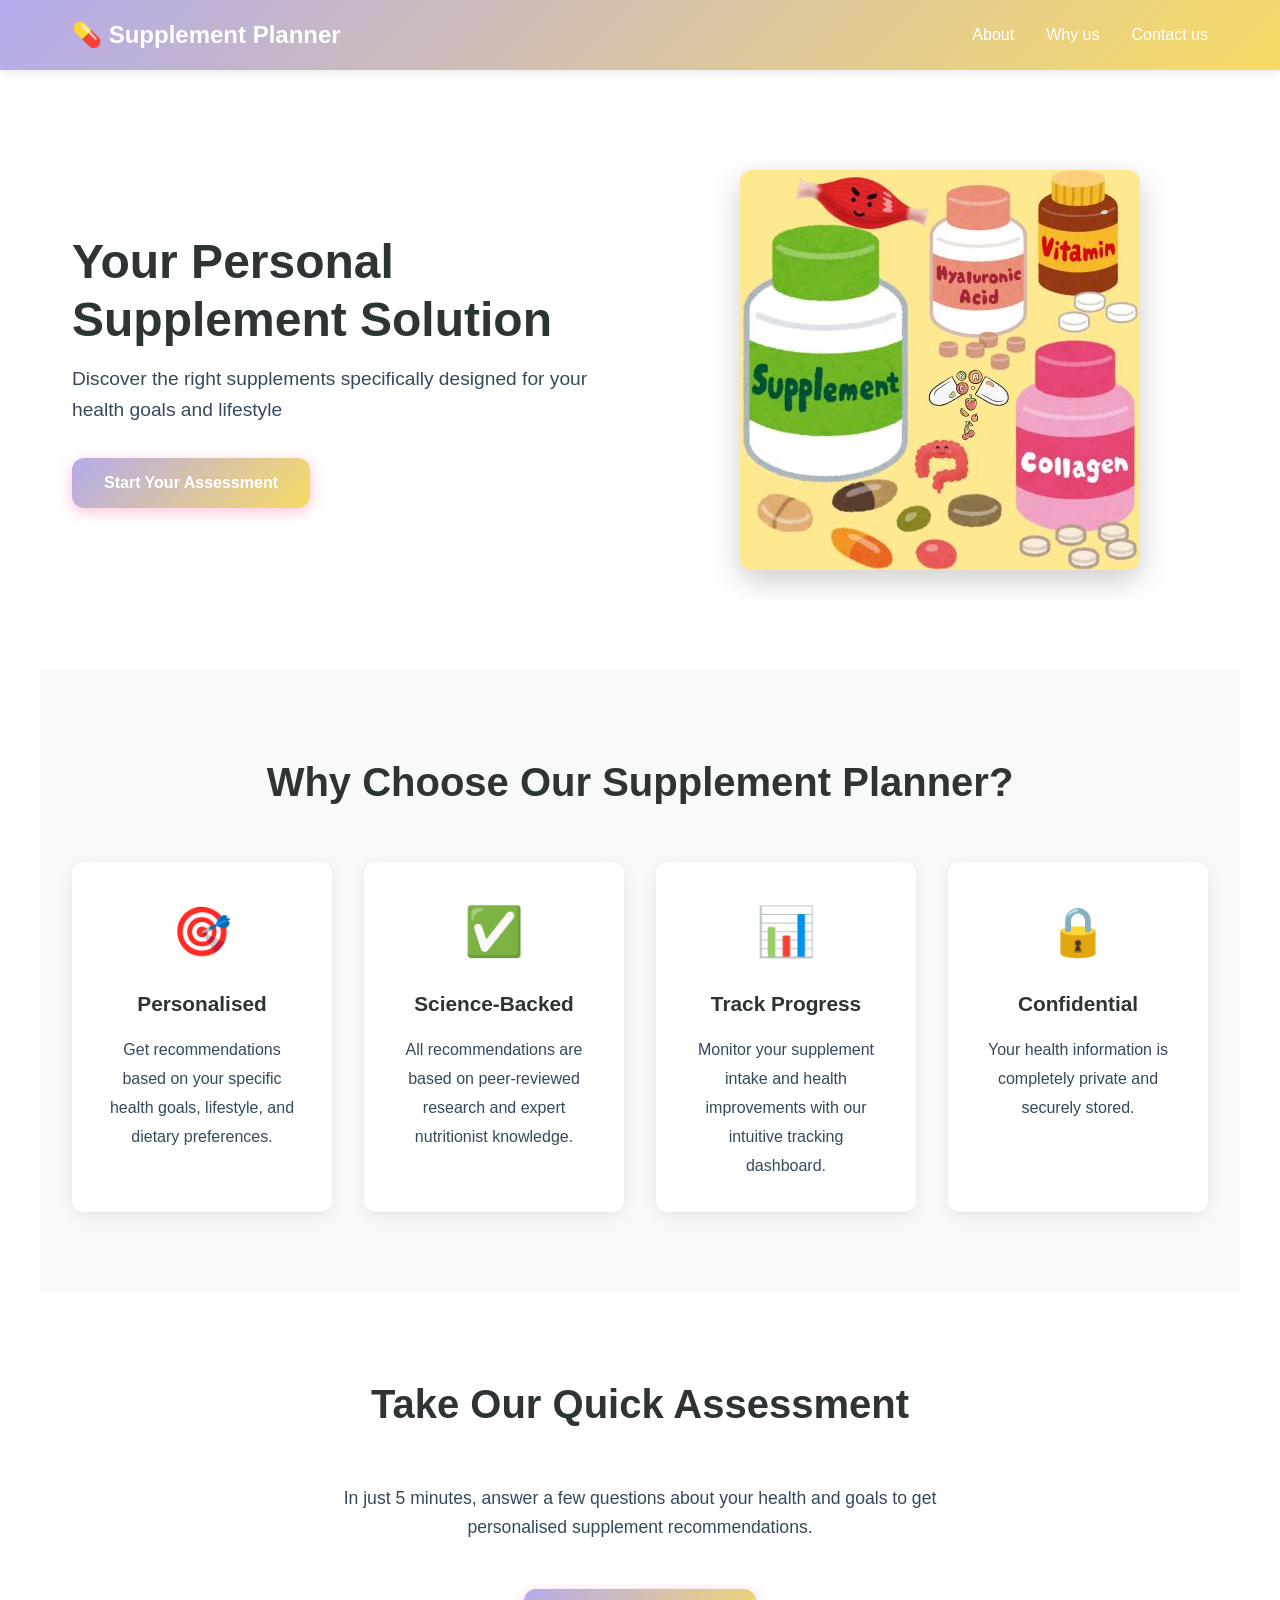
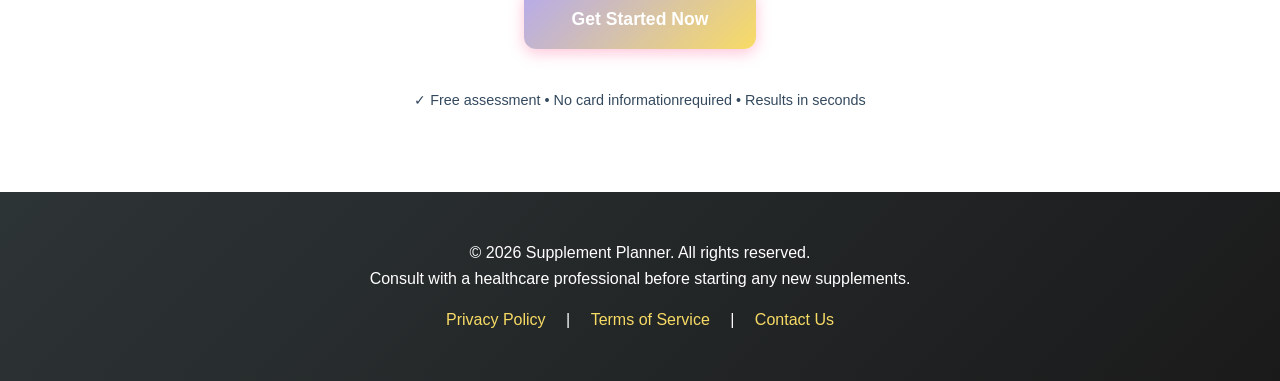
<file: frontend/pages/index.html>
<!DOCTYPE html>
<html lang="en">
<head>
    <meta charset="UTF-8">
    <meta name="viewport" content="width=device-width, initial-scale=1.0">
    <title>Supplement Planner - Personalised Health Optimization</title>
    <link rel="stylesheet" href="style.css">
</head>
<body>
    <!-- Navigation bar -->
    <nav class="navbar">
        <div class="nav-container">
            <a href="#" class="logo">💊 Supplement Planner</a>
            <div class="nav-links">
                <a href="#about">About</a>
                <a href="#why us">Why us</a>
                <a href="#contact us">Contact us</a>
            </div>
        </div>
    </nav>

    <!-- Hero Section -->
    <section class="hero">
        <div class="hero-content">
            <h1>Your Personal Supplement Solution</h1>
            <p>Discover the right supplements specifically designed for your health goals and lifestyle</p>
            <a href="questionnaire.html" class="btn btn-primary">Start Your Assessment</a>
        </div>
        <div class="hero-image"> 
            <img src="image-hero.jpg" alt="Healthy supplements and wellness products" />
        </div>
    </section>

    <!-- About Section -->
    <section class="about" id="about">
        <h2>Why Choose Our Supplement Planner?</h2>
        <div class="about-grid">
            <div class="about-card">
                <div class="icon">🎯</div>
                <h3>Personalised</h3>
                <p>Get recommendations based on your specific health goals, lifestyle, and dietary preferences.</p>
            </div>
            <div class="about-card">
                <div class="icon">✅</div>
                <h3>Science-Backed</h3>
                <p>All recommendations are based on peer-reviewed research and expert nutritionist knowledge.</p>
            </div>
            <div class="about-card">
                <div class="icon">📊</div>
                <h3>Track Progress</h3>
                <p>Monitor your supplement intake and health improvements with our intuitive tracking dashboard.</p>
            </div>
            <div class="about-card">
                <div class="icon">🔒</div>
                <h3>Confidential</h3>
                <p>Your health information is completely private and securely stored.</p>
            </div>
        </div>
    </section>

    <!-- Benefits Section -->
    <section class="benefits" id="benefits">
        <h2>Take Our Quick Assessment</h2>
        <p class="benefits-intro">In just 5 minutes, answer a few questions about your health and goals to get personalised supplement recommendations.</p>
        <div class="cta-section">
            <a href="questionnaire.html" class="btn btn-primary btn-large">Get Started Now</a>
            <p class="privacy-note">✓ Free assessment • No card informationrequired • Results in seconds</p>
        </div>
    </section>

    <!-- Footer -->
    <footer class="footer" id="contact">
        <div class="footer-content">
            <p>&copy; 2026 Supplement Planner. All rights reserved.</p>
            <p>Consult with a healthcare professional before starting any new supplements.</p>
            <div class="footer-links">
                <a href="#">Privacy Policy</a> | <a href="#">Terms of Service</a> | <a href="#">Contact Us</a>
            </div>
        </div>
    </footer>
    <script src="script_index.js"></script>
</body>
</html>
</file>
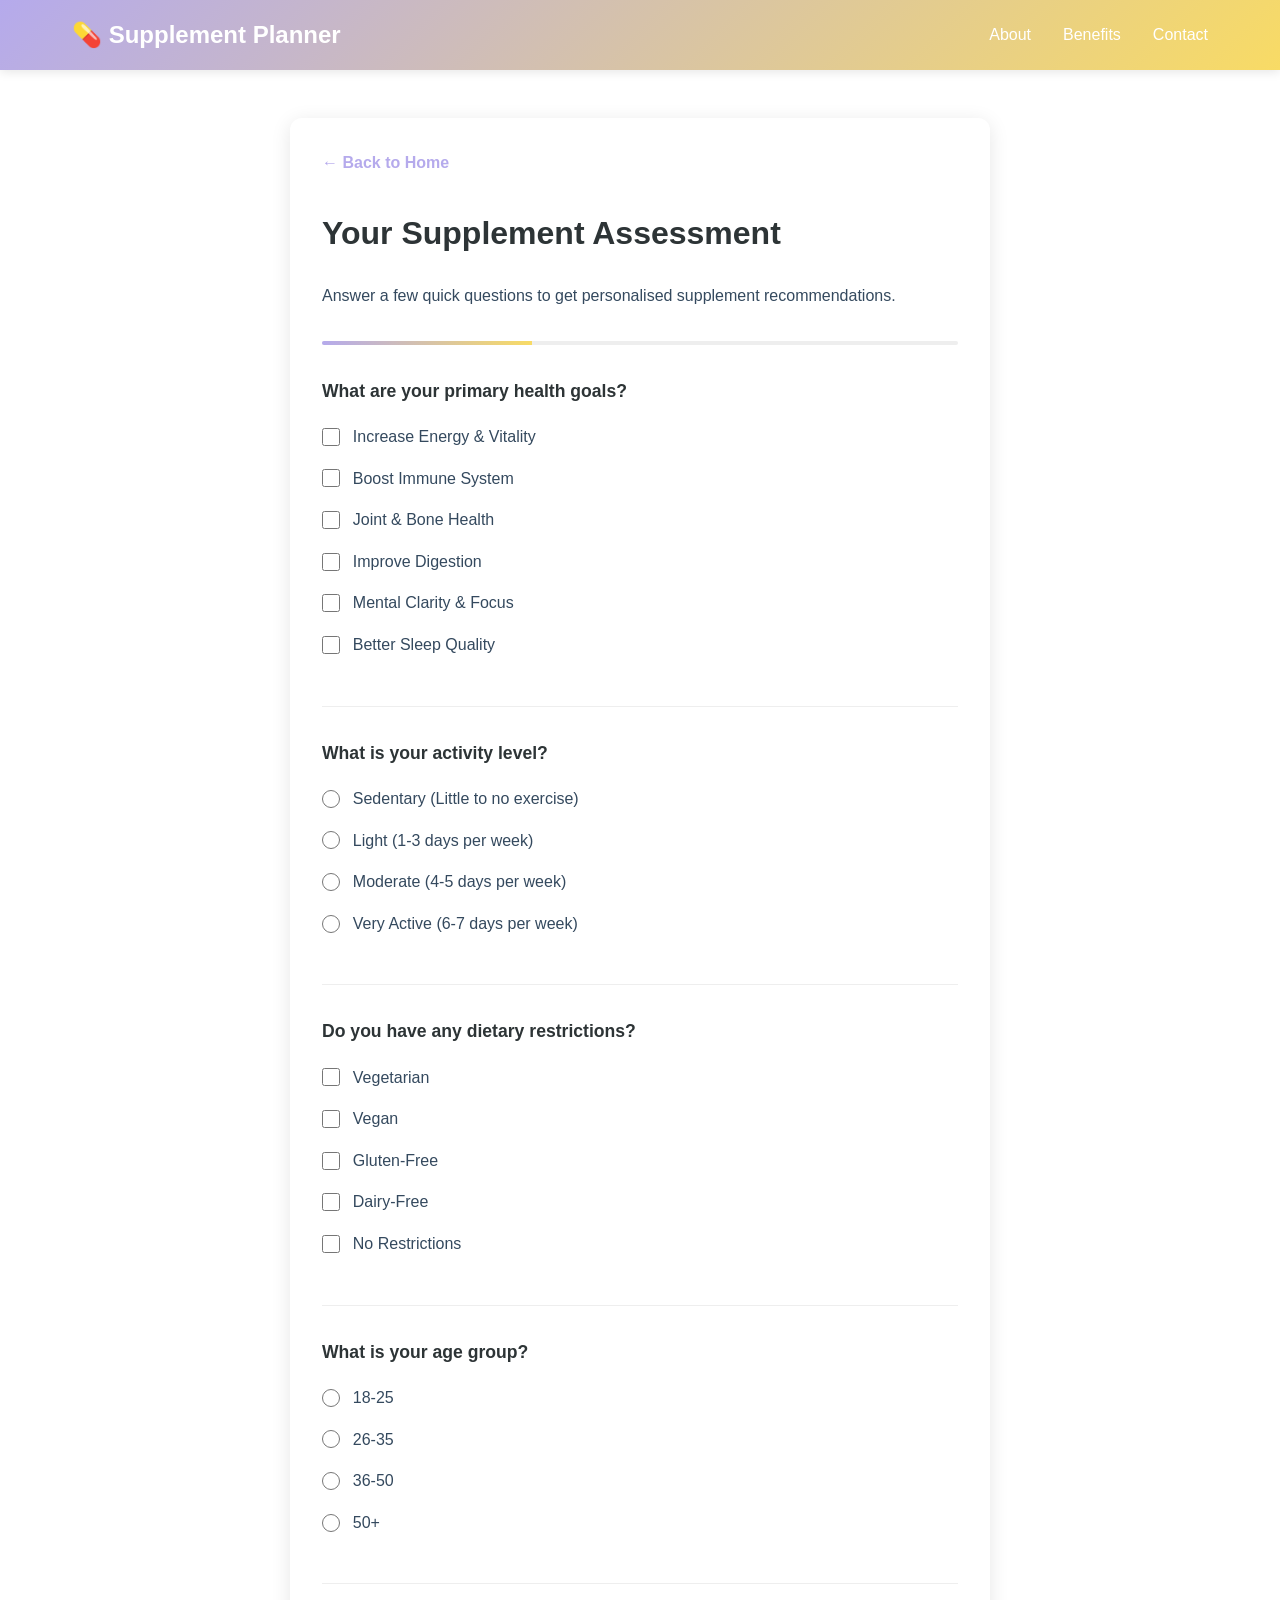
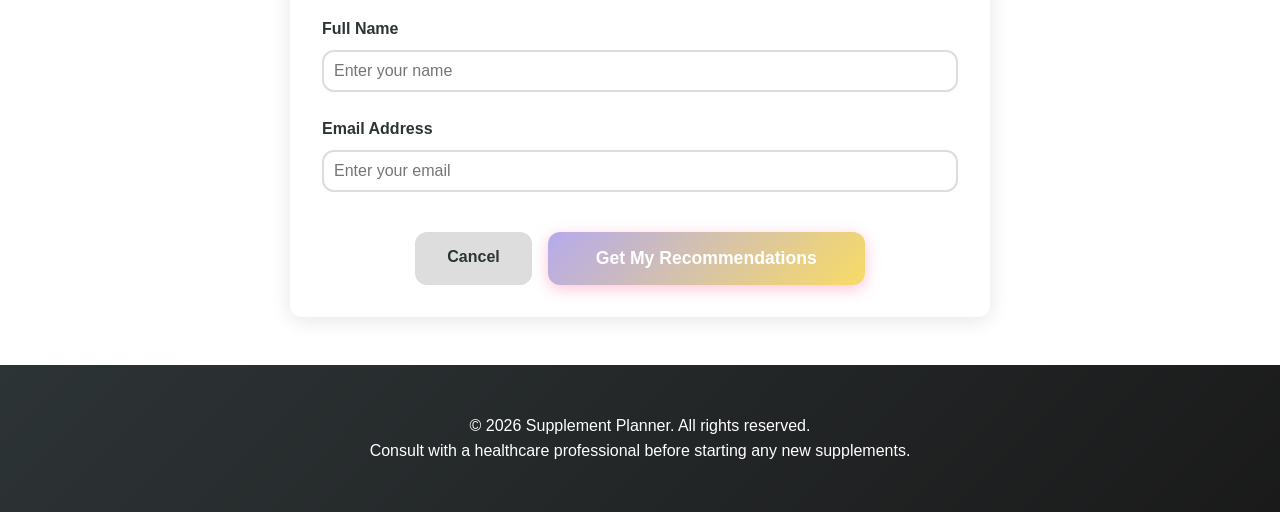
<file: frontend/pages/questionnaire.htm>
<!DOCTYPE html>
<html lang="en">
<head>
    <meta charset="UTF-8">
    <meta name="viewport" content="width=device-width, initial-scale=1.0">
    <title>Supplement Assessment - Quick Questionnaire</title>
    <link rel="stylesheet" href="style.css">
    <style>
        .questionnaire-container {
            max-width: 700px;
            margin: 3rem auto;
            padding: 2rem;
            background: white;
            border-radius: 12px;
            box-shadow: 0 4px 20px rgba(0, 0, 0, 0.1);
        }

        .questionnaire-container h2 {
            color: var(--dark-color);
            margin-bottom: 1.5rem;
            font-size: 2rem;
        }

        .question-group {
            margin-bottom: 2rem;
            padding-bottom: 2rem;
            border-bottom: 1px solid #eee;
        }

        .question-group:last-child {
            border-bottom: none;
        }

        .question-group label {
            display: flex;
            align-items: center;
            margin-bottom: 1rem;
            cursor: pointer;
            font-weight: 500;
        }

        .question-group input[type="radio"],
        .question-group input[type="checkbox"] {
            margin-right: 0.8rem;
            cursor: pointer;
            width: 18px;
            height: 18px;
            accent-color: var(--primary-color);
        }

        .question-group label:hover {
            color: var(--primary-color);
        }

        .form-group {
            margin-bottom: 1.5rem;
        }

        .form-group label {
            display: block;
            margin-bottom: 0.5rem;
            font-weight: 600;
            color: var(--dark-color);
        }

        .form-group input[type="text"],
        .form-group input[type="email"],
        .form-group select {
            width: 100%;
            padding: 10px;
            border: 2px solid #ddd;
            border-radius: var(--border-radius);
            font-size: 1rem;
            transition: var(--transition);
        }

        .form-group input:focus,
        .form-group select:focus {
            outline: none;
            border-color: var(--primary-color);
            box-shadow: 0 0 0 3px rgba(255, 107, 157, 0.1);
        }

        .submit-section {
            display: flex;
            gap: 1rem;
            margin-top: 2.5rem;
            justify-content: center;
        }

        .btn-secondary {
            background: #ddd;
            color: var(--dark-color);
        }

        .btn-secondary:hover {
            background: #ccc;
        }

        .progress-bar {
            width: 100%;
            height: 4px;
            background: #eee;
            border-radius: 2px;
            margin-bottom: 2rem;
            overflow: hidden;
        }

        .progress-fill {
            height: 100%;
            background: linear-gradient(90deg, var(--primary-color), var(--secondary-color));
            width: 33%;
            transition: width 0.3s ease;
        }

        .back-link {
            display: inline-block;
            margin-bottom: 2rem;
            color: var(--primary-color);
            text-decoration: none;
            font-weight: 600;
            transition: var(--transition);
        }

        .back-link:hover {
            opacity: 0.8;
        }
    </style>
</head>
<body>
    <!-- Navigation -->
    <nav class="navbar">
        <div class="nav-container">
            <a href="index.htm" class="logo">💊 Supplement Planner</a>
            <div class="nav-links">
                <a href="index.htm#about">About</a>
                <a href="index.htm#benefits">Benefits</a>
                <a href="index.htm#contact">Contact</a>
            </div>
        </div>
    </nav>

    <div class="questionnaire-container">
        <a href="index.htm" class="back-link">← Back to Home</a>
        
        <h2>Your Supplement Assessment</h2>
        <p style="color: var(--text-color); margin-bottom: 2rem;">Answer a few quick questions to get personalised supplement recommendations.</p>
        
        <div class="progress-bar">
            <div class="progress-fill"></div>
        </div>

        <form id="questionnaire-form">
            <!-- Question 1: Health Goals -->
            <div class="question-group">
                <h3 style="color: var(--dark-color); margin-bottom: 1.2rem; font-size: 1.1rem;">What are your primary health goals?</h3>
                <label>
                    <input type="checkbox" name="health_goal" value="energy">
                    Increase Energy & Vitality
                </label>
                <label>
                    <input type="checkbox" name="health_goal" value="immunity">
                    Boost Immune System
                </label>
                <label>
                    <input type="checkbox" name="health_goal" value="joint_health">
                    Joint & Bone Health
                </label>
                <label>
                    <input type="checkbox" name="health_goal" value="digestion">
                    Improve Digestion
                </label>
                <label>
                    <input type="checkbox" name="health_goal" value="mental_clarity">
                    Mental Clarity & Focus
                </label>
                <label>
                    <input type="checkbox" name="health_goal" value="sleep">
                    Better Sleep Quality
                </label>
            </div>

            <!-- Question 2: Activity Level -->
            <div class="question-group">
                <h3 style="color: var(--dark-color); margin-bottom: 1.2rem; font-size: 1.1rem;">What is your activity level?</h3>
                <label>
                    <input type="radio" name="activity_level" value="sedentary">
                    Sedentary (Little to no exercise)
                </label>
                <label>
                    <input type="radio" name="activity_level" value="light">
                    Light (1-3 days per week)
                </label>
                <label>
                    <input type="radio" name="activity_level" value="moderate">
                    Moderate (4-5 days per week)
                </label>
                <label>
                    <input type="radio" name="activity_level" value="active">
                    Very Active (6-7 days per week)
                </label>
            </div>

            <!-- Question 3: Dietary Preferences -->
            <div class="question-group">
                <h3 style="color: var(--dark-color); margin-bottom: 1.2rem; font-size: 1.1rem;">Do you have any dietary restrictions?</h3>
                <label>
                    <input type="checkbox" name="dietary" value="vegetarian">
                    Vegetarian
                </label>
                <label>
                    <input type="checkbox" name="dietary" value="vegan">
                    Vegan
                </label>
                <label>
                    <input type="checkbox" name="dietary" value="gluten_free">
                    Gluten-Free
                </label>
                <label>
                    <input type="checkbox" name="dietary" value="dairy_free">
                    Dairy-Free
                </label>
                <label>
                    <input type="checkbox" name="dietary" value="none">
                    No Restrictions
                </label>
            </div>

            <!-- Question 4: Age Group -->
            <div class="question-group">
                <h3 style="color: var(--dark-color); margin-bottom: 1.2rem; font-size: 1.1rem;">What is your age group?</h3>
                <label>
                    <input type="radio" name="age_group" value="18-25">
                    18-25
                </label>
                <label>
                    <input type="radio" name="age_group" value="26-35">
                    26-35
                </label>
                <label>
                    <input type="radio" name="age_group" value="36-50">
                    36-50
                </label>
                <label>
                    <input type="radio" name="age_group" value="50+">
                    50+
                </label>
            </div>

            <!-- Question 5: Contact Info -->
            <div class="form-group">
                <label for="name">Full Name</label>
                <input type="text" id="name" name="name" required placeholder="Enter your name">
            </div>

            <div class="form-group">
                <label for="email">Email Address</label>
                <input type="email" id="email" name="email" required placeholder="Enter your email">
            </div>

            <!-- Submit Buttons -->
            <div class="submit-section">
                <a href="index.htm" class="btn btn-secondary">Cancel</a>
                <button type="submit" class="btn btn-primary btn-large">Get My Recommendations</button>
            </div>
        </form>
    </div>

    <!-- Footer -->
    <footer class="footer">
        <div class="footer-content">
            <p>&copy; 2026 Supplement Planner. All rights reserved.</p>
            <p>Consult with a healthcare professional before starting any new supplements.</p>
        </div>
    </footer>

    <script>
        document.getElementById('questionnaire-form').addEventListener('submit', function(e) {
            e.preventDefault();
            
            // Collect form data
            const formData = new FormData(this);
            const data = {
                health_goals: formData.getAll('health_goal'),
                activity_level: formData.get('activity_level'),
                dietary_restrictions: formData.getAll('dietary'),
                age_group: formData.get('age_group'),
                name: formData.get('name'),
                email: formData.get('email')
            };

            // Log the data (you can send this to a server)
            console.log('Form submitted:', data);
            
            // Show success message or redirect to results page
            alert(`Thank you, ${data.name}! Your personalised supplement plan has been generated. Check your email for the recommendations.`);
            
            // Redirect to home or results page
            // window.location.href = 'results.htm';
        });
    </script>
</body>
</html>
</file>
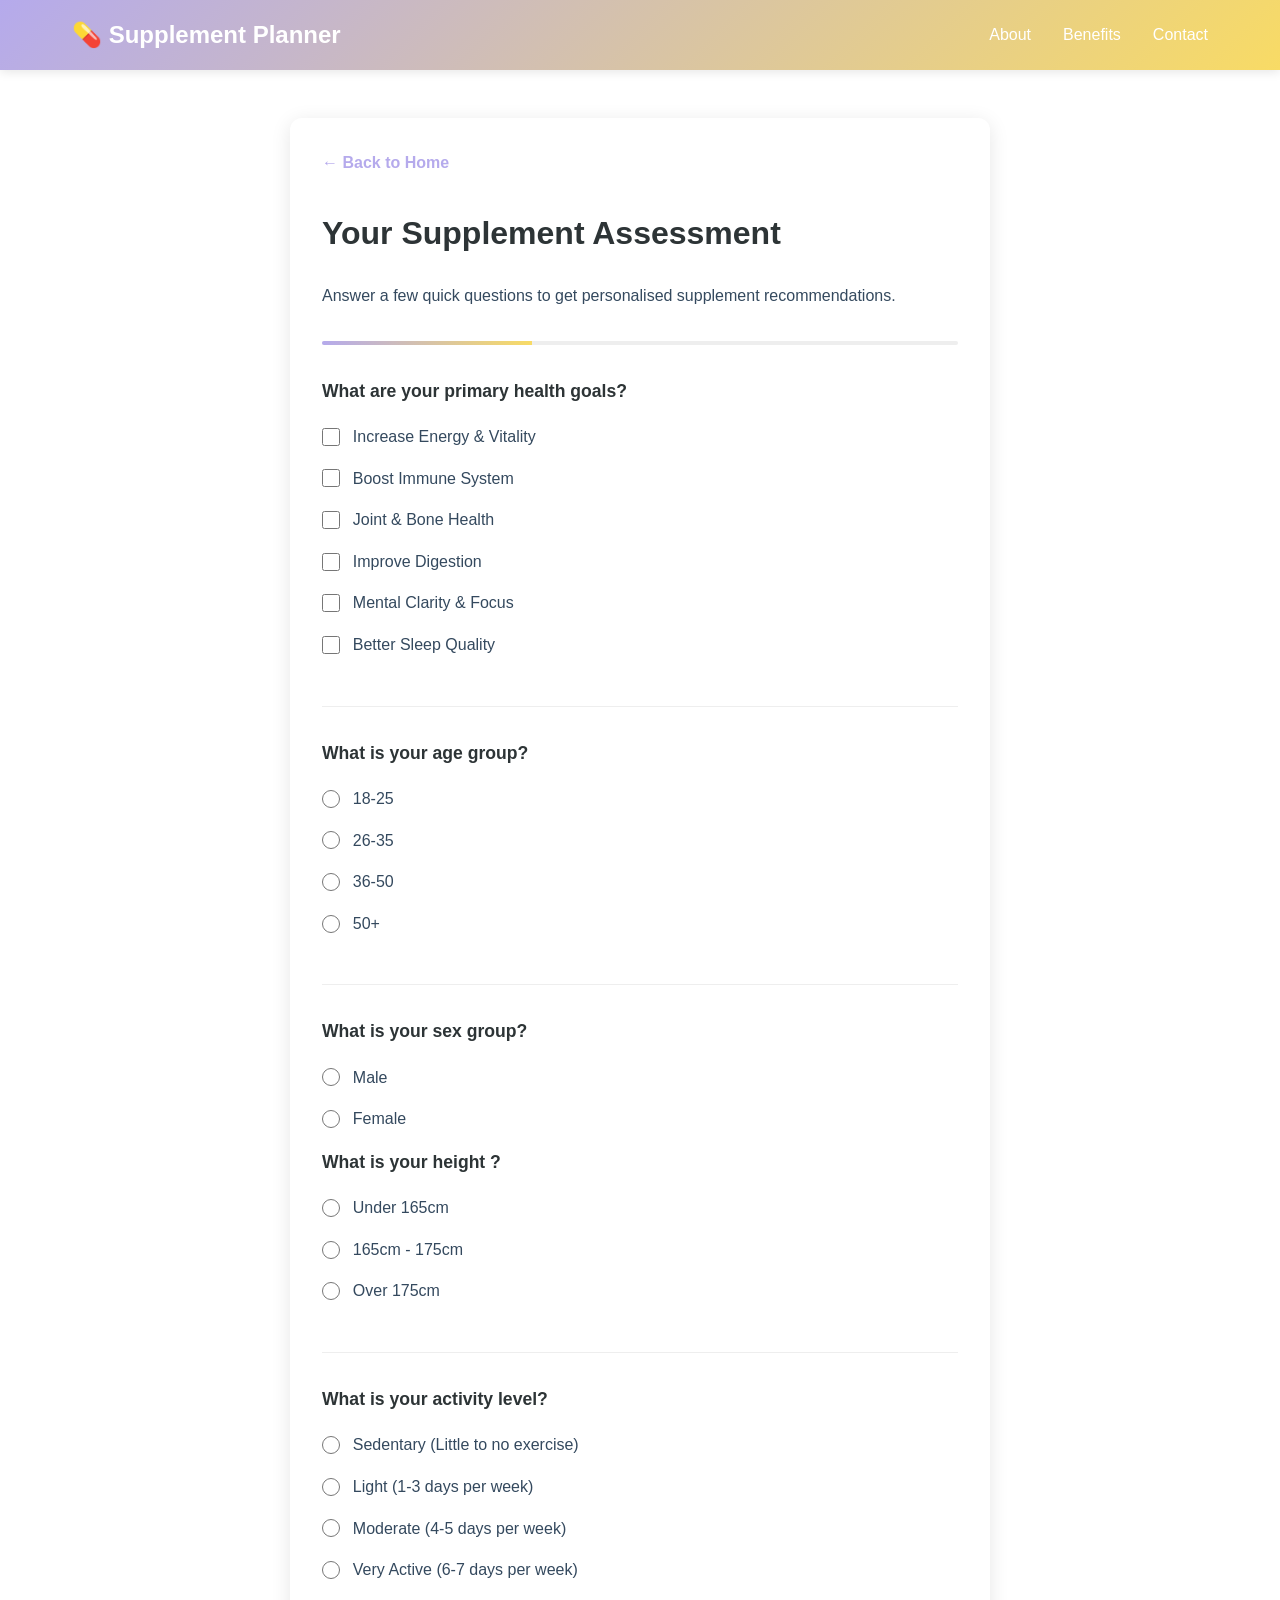
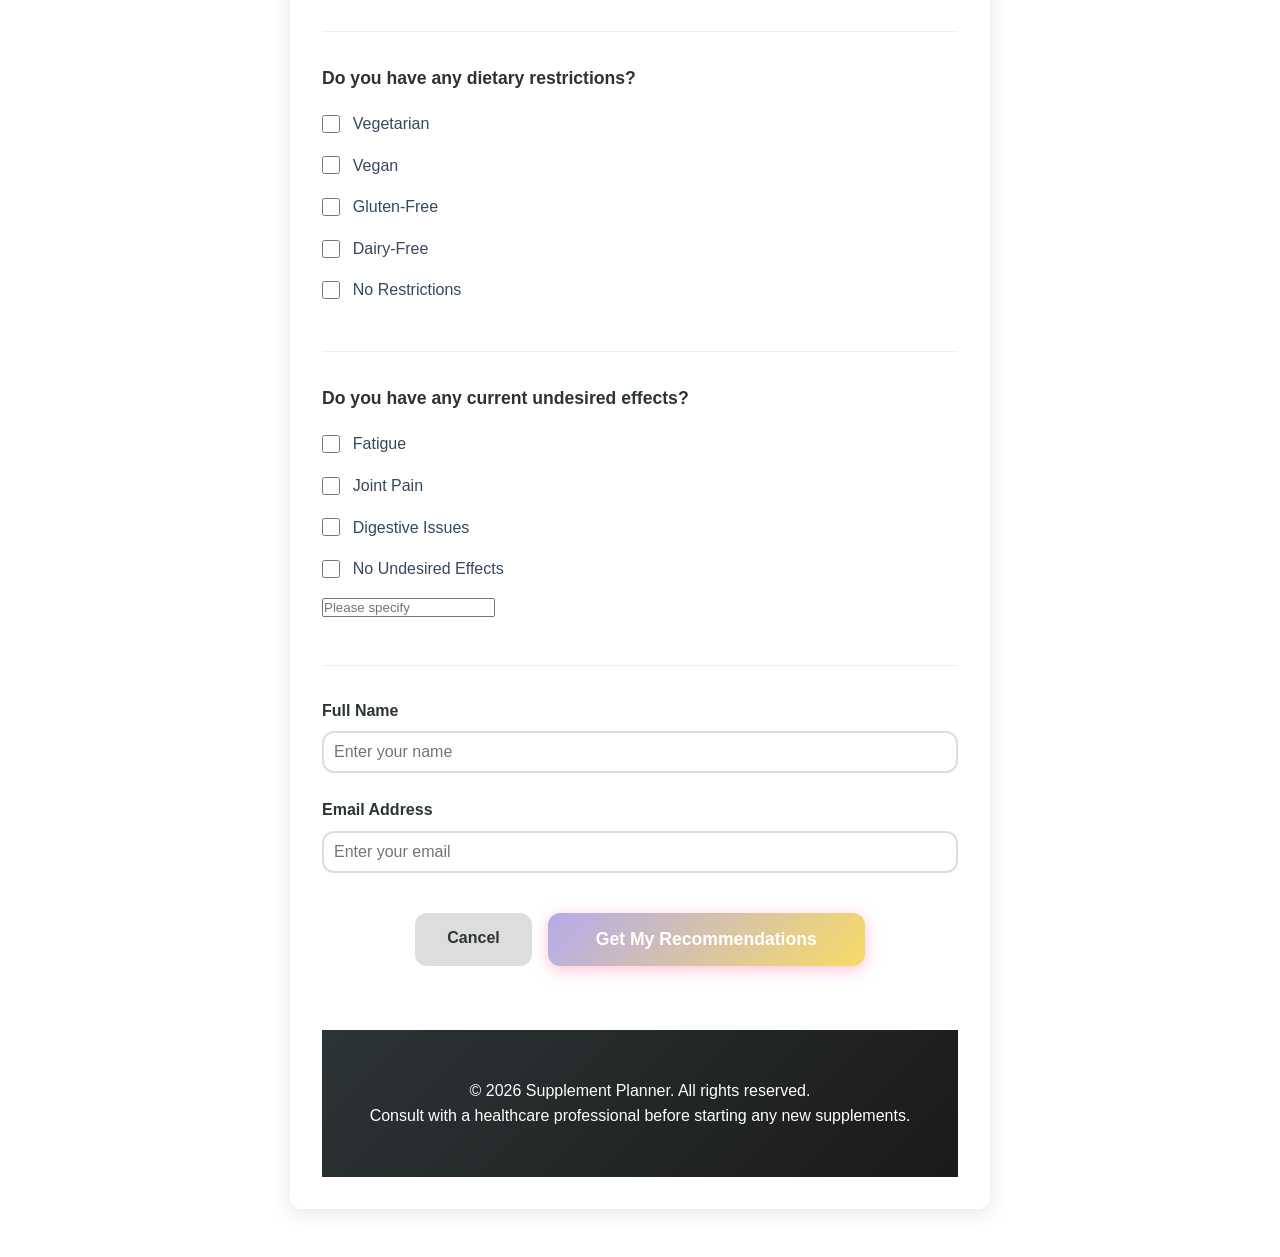
<file: frontend/pages/questionnaire.html>
<!DOCTYPE html>
<html lang="en">
<head>
    <meta charset="UTF-8">
    <meta name="viewport" content="width=device-width, initial-scale=1.0">
    <title>Supplement Assessment - Quick Questionnaire</title>
    <link rel="stylesheet" href="style.css">
    <style>
        .questionnaire-container {
            max-width: 700px;
            margin: 3rem auto;
            padding: 2rem;
            background: white;
            border-radius: 12px;
            box-shadow: 0 4px 20px rgba(0, 0, 0, 0.1);
        }

        .questionnaire-container h2 {
            color: var(--dark-color);
            margin-bottom: 1.5rem;
            font-size: 2rem;
        }

        .question-group {
            margin-bottom: 2rem;
            padding-bottom: 2rem;
            border-bottom: 1px solid #eee;
        }

        .question-group:last-child {
            border-bottom: none;
        }

        .question-group label {
            display: flex;
            align-items: center;
            margin-bottom: 1rem;
            cursor: pointer;
            font-weight: 500;
        }

        .question-group input[type="radio"],
        .question-group input[type="checkbox"] {
            margin-right: 0.8rem;
            cursor: pointer;
            width: 18px;
            height: 18px;
            accent-color: var(--primary-color);
        }

        .question-group label:hover {
            color: var(--primary-color);
        }

        .form-group {
            margin-bottom: 1.5rem;
        }

        .form-group label {
            display: block;
            margin-bottom: 0.5rem;
            font-weight: 600;
            color: var(--dark-color);
        }

        .form-group input[type="text"],
        .form-group input[type="email"],
        .form-group select {
            width: 100%;
            padding: 10px;
            border: 2px solid #ddd;
            border-radius: var(--border-radius);
            font-size: 1rem;
            transition: var(--transition);
        }

        .form-group input:focus,
        .form-group select:focus {
            outline: none;
            border-color: var(--primary-color);
            box-shadow: 0 0 0 3px rgba(255, 107, 157, 0.1);
        }

        .submit-section {
            display: flex;
            gap: 1rem;
            margin-top: 2.5rem;
            justify-content: center;
        }

        .btn-secondary {
            background: #ddd;
            color: var(--dark-color);
        }

        .btn-secondary:hover {
            background: #ccc;
        }

        .progress-bar {
            width: 100%;
            height: 4px;
            background: #eee;
            border-radius: 2px;
            margin-bottom: 2rem;
            overflow: hidden;
        }

        .progress-fill {
            height: 100%;
            background: linear-gradient(90deg, var(--primary-color), var(--secondary-color));
            width: 33%;
            transition: width 0.3s ease;
        }

        .back-link {
            display: inline-block;
            margin-bottom: 2rem;
            color: var(--primary-color);
            text-decoration: none;
            font-weight: 600;
            transition: var(--transition);
        }

        .back-link:hover {
            opacity: 0.8;
        }
    </style>
</head>
<body>
    <!-- Navigation -->
    <nav class="navbar">
        <div class="nav-container">
            <a href="index.htm" class="logo">💊 Supplement Planner</a>
            <div class="nav-links">
                <a href="index.htm#about">About</a>
                <a href="index.htm#benefits">Benefits</a>
                <a href="index.htm#contact">Contact</a>
            </div>
        </div>
    </nav>

    <div class="questionnaire-container">
        <a href="index.htm" class="back-link">← Back to Home</a>
        
        <h2>Your Supplement Assessment</h2>
        <p style="color: var(--text-color); margin-bottom: 2rem;">Answer a few quick questions to get personalised supplement recommendations.</p>
        
        <div class="progress-bar">
            <div class="progress-fill"></div>
        </div>

        <form id="questionnaire-form">
            <!-- Question 1: Health Goals -->
            <div class="question-group">
                <h3 style="color: var(--dark-color); margin-bottom: 1.2rem; font-size: 1.1rem;">What are your primary health goals?</h3>
                <label>
                    <input type="checkbox" name="health_goal" value="energy">
                    Increase Energy & Vitality
                </label>
                <label>
                    <input type="checkbox" name="health_goal" value="immunity">
                    Boost Immune System
                </label>
                <label>
                    <input type="checkbox" name="health_goal" value="joint_health">
                    Joint & Bone Health
                </label>
                <label>
                    <input type="checkbox" name="health_goal" value="digestion">
                    Improve Digestion
                </label>
                <label>
                    <input type="checkbox" name="health_goal" value="mental_clarity">
                    Mental Clarity & Focus
                </label>
                <label>
                    <input type="checkbox" name="health_goal" value="sleep">
                    Better Sleep Quality
                </label>
            </div>

            <!-- Question 2: Age Group -->
            <div class="question-group">
                <h3 style="color: var(--dark-color); margin-bottom: 1.2rem; font-size: 1.1rem;">What is your age group?</h3>
                <label>
                    <input type="radio" name="age_group" value="18-25">
                    18-25
                </label>
                <label>
                    <input type="radio" name="age_group" value="26-35">
                    26-35
                </label>
                <label>
                    <input type="radio" name="age_group" value="36-50">
                    36-50
                </label>
                <label>
                    <input type="radio" name="age_group" value="50+">
                    50+
                </label>
            </div>


            <!-- Question 3: Sex Group -->
            <div class="question-group">
                <h3 style="color: var(--dark-color); margin-bottom: 1.2rem; font-size: 1.1rem;">What is your sex group?</h3>
                <label>
                    <input type="radio" name="sex_group" value="male">
                    Male
                </label>
                <label>
                    <input type="radio" name="sex_group" value="female">
                    Female
                </label>

            <!-- Question 4: Height Group -->
            <div class="question-group">
                <h3 style="color: var(--dark-color); margin-bottom: 1.2rem; font-size: 1.1rem;">What is your height ?</h3>
                <label>
                    <input type="radio" name="height_group" value="under-165cm">
                    Under 165cm
                </label>
                <label>
                    <input type="radio" name="height_group" value="165cm-175cm">
                    165cm - 175cm
                </label>
                <label>
                    <input type="radio" name="height_group" value="over-175cm">
                    Over 175cm
                </label>
            </div>

            <!-- Question 5: Activity Level -->
            <div class="question-group">
                <h3 style="color: var(--dark-color); margin-bottom: 1.2rem; font-size: 1.1rem;">What is your activity level?</h3>
                <label>
                    <input type="radio" name="activity_level" value="sedentary">
                    Sedentary (Little to no exercise)
                </label>
                <label>
                    <input type="radio" name="activity_level" value="light">
                    Light (1-3 days per week)
                </label>
                <label>
                    <input type="radio" name="activity_level" value="moderate">
                    Moderate (4-5 days per week)
                </label>
                <label>
                    <input type="radio" name="activity_level" value="active">
                    Very Active (6-7 days per week)
                </label>
            </div>

            <!-- Question 6: Dietary Preferences -->
            <div class="question-group">
                <h3 style="color: var(--dark-color); margin-bottom: 1.2rem; font-size: 1.1rem;">Do you have any dietary restrictions?</h3>
                <label>
                    <input type="checkbox" name="dietary" value="vegetarian">
                    Vegetarian
                </label>
                <label>
                    <input type="checkbox" name="dietary" value="vegan">
                    Vegan
                </label>
                <label>
                    <input type="checkbox" name="dietary" value="gluten_free">
                    Gluten-Free
                </label>
                <label>
                    <input type="checkbox" name="dietary" value="dairy_free">
                    Dairy-Free
                </label>
                <label>
                    <input type="checkbox" name="dietary" value="none">
                    No Restrictions
                </label>
            </div>

            <!--Question 7: Current Symptoms-->
            <div class="question-group">
                <h3 style="color: var(--dark-color); margin-bottom: 1.2rem; font-size: 1.1rem;">Do you have any current undesired effects?</h3>
                <label>
                    <input type="checkbox" name="symptoms" value="fatigue">
                    Fatigue
                </label>
                <label>
                    <input type="checkbox" name="symptoms" value="joint_pain">
                    Joint Pain
                </label>
                <label>
                    <input type="checkbox" name="symptoms" value="digestive_issues">
                    Digestive Issues
                </label>
                <label>
                    <input type="checkbox" name="symptoms" value="none">
                    No Undesired Effects
                </label>
                <!--client answer field-->
                <label>
                    <input type="text" name="symptoms_other" placeholder="Please specify">
                </label>
            </div>

            <!-- Question 8: Contact Info -->
            <div class="form-group">
                <label for="name">Full Name</label>
                <input type="text" id="name" name="name" required placeholder="Enter your name">
            </div>

            <div class="form-group">
                <label for="email">Email Address</label>
                <input type="email" id="email" name="email" required placeholder="Enter your email">
            </div>

            <!-- Submit Buttons -->
            <div class="submit-section">
                <a href="index.htm" class="btn btn-secondary">Cancel</a>
                <button type="submit" class="btn btn-primary btn-large">Get My Recommendations</button>
            </div>
        </form>
    </div>

    <!-- Footer -->
    <footer class="footer">
        <div class="footer-content">
            <p>&copy; 2026 Supplement Planner. All rights reserved.</p>
            <p>Consult with a healthcare professional before starting any new supplements.</p>
        </div>
    </footer>

    <script>
        document.getElementById('questionnaire-form').addEventListener('submit', function(e) {
            e.preventDefault();
            
            // <!--TODO: Connect database for form saving feature-->
            // Collect form data
            const formData = new FormData(this);
            const data = {
                health_goals: formData.getAll('health_goal'),
                age_group: formData.get('age_group'),
                sex_group: formData.get('sex_group'),
                height_group: formData.get('height_group'),
                activity_level: formData.get('activity_level'),
                dietary: formData.getAll('dietary'),
                symptoms: formData.getAll('symptoms'),
                symptoms_other: formData.get('symptoms_other'),
                name: formData.get('name'),
                email: formData.get('email')
            };

            // Log the data (you can send this to a server)
            console.log('Form submitted:', data);
            
            // Show success message or redirect to results page
            alert(`Thank you, ${data.name}! Your personalised supplement plan has been generated. Check your email for the recommendations.`);
            
            // Redirect to home or results page
            // window.location.href = 'results.htm';
        });
    </script>
</body>
</html>
</file>
<file: frontend/pages/style.css>
* {
    margin: 0;
    padding: 0;
    box-sizing: border-box;
}

:root {
    --primary-color: #b5aaec;
    --secondary-color: #f8db65;
    --accent-color: #f8db65;
    --dark-color: #2d3436;
    --light-color: #f8f9fa;
    --text-color: #34495e;
    --border-radius: 12px;
    --transition: all 0.3s ease;
}

body {
    font-family: 'Segoe UI', Tahoma, Geneva, Verdana, sans-serif;
    line-height: 1.6;
    color: var(--text-color);
    background-color: #ffffff;
}

/* Navigation */
.navbar {
    background: linear-gradient(135deg, var(--primary-color) 0%, var(--secondary-color) 100%);
    padding: 1rem 0;
    position: sticky;
    top: 0;
    z-index: 100;
    box-shadow: 0 2px 10px rgba(0, 0, 0, 0.1);
}

.nav-container {
    max-width: 1200px;
    margin: 0 auto;
    padding: 0 2rem;
    display: flex;
    justify-content: space-between;
    align-items: center;
}

.logo {
    font-size: 1.5rem;
    font-weight: bold;
    color: white;
    text-decoration: none;
    transition: var(--transition);
}

.logo:hover {
    transform: scale(1.05);
}

.nav-links {
    display: flex;
    gap: 2rem;
}

.nav-links a {
    color: white;
    text-decoration: none;
    transition: var(--transition);
    font-weight: 500;
}

.nav-links a:hover {
    opacity: 0.8;
    text-decoration: underline;
}

/* Hero Section */
.hero {
    max-width: 1200px;
    margin: 0 auto;
    padding: 60px 2rem;
    display: grid;
    grid-template-columns: 1fr 1fr;
    gap: 4rem;
    align-items: center;
    min-height: 600px;
}

.hero-content h1 {
    font-size: 3rem;
    color: var(--dark-color);
    margin-bottom: 1rem;
    line-height: 1.2;
}

.hero-content p {
    font-size: 1.2rem;
    color: var(--text-color);
    margin-bottom: 2rem;
}

.hero-image {
    display: flex;
    justify-content: center;
    align-items: center;
    position: relative;
}

.hero-image img {
    width: 100%;
    max-width: 400px;
    height: auto;
    border-radius: var(--border-radius);
    box-shadow: 0 10px 30px rgba(0, 0, 0, 0.2);
    transition: var(--transition);
}

.hero-image img:hover {
    transform: scale(1.05);
    box-shadow: 0 15px 40px rgba(0, 0, 0, 0.3);
}

/* Buttons */
.btn {
    display: inline-block;
    padding: 12px 32px;
    border-radius: var(--border-radius);
    text-decoration: none;
    font-weight: 600;
    transition: var(--transition);
    cursor: pointer;
    border: none;
    font-size: 1rem;
}

.btn-primary {
    background: linear-gradient(135deg, var(--primary-color) 0%, var(--secondary-color) 100%);
    color: white;
    box-shadow: 0 4px 15px rgba(255, 107, 157, 0.4);
}

.btn-primary:hover {
    transform: translateY(-2px);
    box-shadow: 0 6px 20px rgba(255, 107, 157, 0.6);
}

.btn-large {
    padding: 16px 48px;
    font-size: 1.1rem;
}

/* About Section */
.about {
    max-width: 1200px;
    margin: 0 auto;
    padding: 80px 2rem;
    background-color: var(--light-color);
}

.about h2,
.benefits h2 {
    font-size: 2.5rem;
    color: var(--dark-color);
    margin-bottom: 3rem;
    text-align: center;
}

.about-grid {
    display: grid;
    grid-template-columns: repeat(auto-fit, minmax(250px, 1fr));
    gap: 2rem;
}

.about-card {
    background: white;
    padding: 2rem;
    border-radius: var(--border-radius);
    text-align: center;
    box-shadow: 0 4px 15px rgba(0, 0, 0, 0.08);
    transition: var(--transition);
}

.about-card:hover {
    transform: translateY(-5px);
    box-shadow: 0 8px 25px rgba(0, 0, 0, 0.15);
}

.about-card .icon {
    font-size: 3rem;
    margin-bottom: 1rem;
}

.about-card h3 {
    color: var(--dark-color);
    margin-bottom: 1rem;
    font-size: 1.3rem;
}

.about-card p {
    color: var(--text-color);
    line-height: 1.8;
}

/* Benefits Section */
.benefits {
    max-width: 1200px;
    margin: 0 auto;
    padding: 80px 2rem;
    text-align: center;
}

.benefits-intro {
    font-size: 1.1rem;
    color: var(--text-color);
    margin-bottom: 3rem;
    max-width: 600px;
    margin-left: auto;
    margin-right: auto;
}

.cta-section {
    display: flex;
    flex-direction: column;
    align-items: center;
    gap: 1.5rem;
}

.privacy-note {
    color: var(--text-color);
    font-size: 0.9rem;
    margin-top: 1rem;
}

/* Footer */
.footer {
    background: linear-gradient(135deg, var(--dark-color) 0%, #1a1a1a 100%);
    color: white;
    padding: 3rem 2rem;
    text-align: center;
}

.footer-content {
    max-width: 1200px;
    margin: 0 auto;
}

.footer-links {
    margin-top: 1rem;
}

.footer-links a {
    color: var(--accent-color);
    text-decoration: none;
    margin: 0 1rem;
    transition: var(--transition);
}

.footer-links a:hover {
    color: white;
    text-decoration: underline;
}

/* Responsive Design */
@media (max-width: 768px) {
    .hero {
        grid-template-columns: 1fr;
        padding: 40px 1rem;
        min-height: auto;
    }

    .hero-content h1 {
        font-size: 2rem;
    }

    .hero-content p {
        font-size: 1rem;
    }

    .nav-links {
        gap: 1rem;
    }

    .about h2,
    .benefits h2 {
        font-size: 1.8rem;
    }

    .about-grid {
        grid-template-columns: 1fr;
    }

    .cta-section {
        gap: 1rem;
    }

    .btn-large {
        width: 100%;
        text-align: center;
    }
}

@media (max-width: 480px) {
    .nav-container {
        flex-direction: column;
        gap: 1rem;
    }

    .nav-links {
        flex-direction: column;
        gap: 0.5rem;
        text-align: center;
    }

    .hero-content h1 {
        font-size: 1.5rem;
    }

    .btn {
        padding: 10px 20px;
        font-size: 0.9rem;
    }
}
</file>
